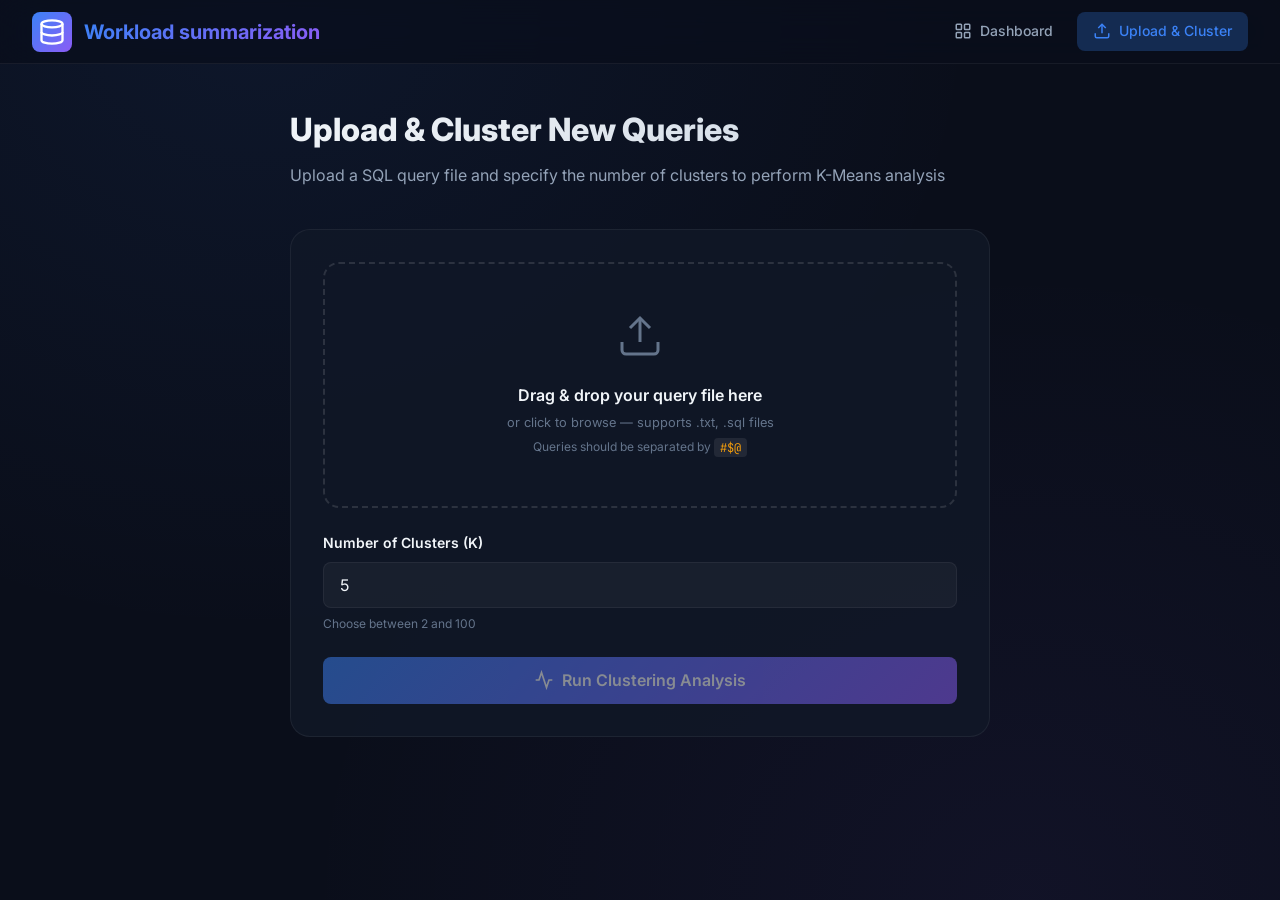
<file: templates/upload.html>
<!DOCTYPE html>
<html lang="en">
<head>
    <meta charset="UTF-8">
    <meta name="viewport" content="width=device-width, initial-scale=1.0">
    <title>Upload & Cluster — Workload summarization</title>
    <meta name="description" content="Upload SQL query files and perform K-Means clustering analysis">
    <link rel="preconnect" href="https://fonts.googleapis.com">
    <link rel="preconnect" href="https://fonts.gstatic.com" crossorigin>
    <link href="https://fonts.googleapis.com/css2?family=Inter:wght@300;400;500;600;700;800&family=JetBrains+Mono:wght@400;500&display=swap" rel="stylesheet">
    <link rel="stylesheet" href="/static/css/styles.css">
</head>
<body>
    <!-- Navigation -->
    <nav class="navbar" id="navbar">
        <div class="nav-brand">
            <div class="brand-icon">
                <svg width="28" height="28" viewBox="0 0 24 24" fill="none" stroke="currentColor" stroke-width="2">
                    <ellipse cx="12" cy="5" rx="9" ry="3"/>
                    <path d="M21 12c0 1.66-4 3-9 3s-9-1.34-9-3"/>
                    <path d="M3 5v14c0 1.66 4 3 9 3s9-1.34 9-3V5"/>
                </svg>
            </div>
            <span class="brand-text">Workload summarization</span>
        </div>
        <div class="nav-links">
            <a href="/" class="nav-link" id="nav-dashboard">
                <svg width="18" height="18" viewBox="0 0 24 24" fill="none" stroke="currentColor" stroke-width="2"><rect x="3" y="3" width="7" height="7" rx="1"/><rect x="14" y="3" width="7" height="7" rx="1"/><rect x="3" y="14" width="7" height="7" rx="1"/><rect x="14" y="14" width="7" height="7" rx="1"/></svg>
                Dashboard
            </a>
            <a href="/upload" class="nav-link active" id="nav-upload">
                <svg width="18" height="18" viewBox="0 0 24 24" fill="none" stroke="currentColor" stroke-width="2"><path d="M21 15v4a2 2 0 01-2 2H5a2 2 0 01-2-2v-4"/><polyline points="17 8 12 3 7 8"/><line x1="12" y1="3" x2="12" y2="15"/></svg>
                Upload & Cluster
            </a>
        </div>
    </nav>

    <main class="main-content">
        <div class="upload-page">
            <section class="hero-section">
                <h1 class="page-title">Upload & Cluster New Queries</h1>
                <p class="page-subtitle">Upload a SQL query file and specify the number of clusters to perform K-Means analysis</p>
            </section>

            <!-- Upload Form -->
            <section class="upload-section">
                <div class="upload-card">
                    <form id="upload-form" enctype="multipart/form-data">
                        <!-- Dropzone -->
                        <div class="dropzone" id="dropzone">
                            <div class="dropzone-content">
                                <svg width="48" height="48" viewBox="0 0 24 24" fill="none" stroke="currentColor" stroke-width="1.5" class="dropzone-icon">
                                    <path d="M21 15v4a2 2 0 01-2 2H5a2 2 0 01-2-2v-4"/>
                                    <polyline points="17 8 12 3 7 8"/>
                                    <line x1="12" y1="3" x2="12" y2="15"/>
                                </svg>
                                <p class="dropzone-text">Drag & drop your query file here</p>
                                <p class="dropzone-hint">or click to browse — supports .txt, .sql files</p>
                                <p class="dropzone-hint" style="margin-top:4px;font-size:0.75rem;">Queries should be separated by <code>#$@</code></p>
                            </div>
                            <input type="file" id="file-input" name="file" accept=".txt,.sql" hidden>
                        </div>

                        <!-- File info -->
                        <div class="file-info" id="file-info" style="display: none;">
                            <svg width="20" height="20" viewBox="0 0 24 24" fill="none" stroke="currentColor" stroke-width="2"><path d="M14 2H6a2 2 0 00-2 2v16a2 2 0 002 2h12a2 2 0 002-2V8z"/><polyline points="14 2 14 8 20 8"/></svg>
                            <span id="file-name"></span>
                            <button type="button" class="file-remove" id="file-remove">
                                <svg width="16" height="16" viewBox="0 0 24 24" fill="none" stroke="currentColor" stroke-width="2"><line x1="18" y1="6" x2="6" y2="18"/><line x1="6" y1="6" x2="18" y2="18"/></svg>
                            </button>
                        </div>

                        <!-- K Value Input -->
                        <div class="form-group">
                            <label for="k-value" class="form-label">Number of Clusters (K)</label>
                            <div class="input-wrapper">
                                <input type="number" id="k-value" name="k" min="2" max="100" value="5" class="form-input" required>
                                <span class="input-hint">Choose between 2 and 100</span>
                            </div>
                        </div>

                        <!-- Submit -->
                        <button type="submit" class="btn btn--primary btn--large btn--full" id="btn-submit" disabled>
                            <svg width="20" height="20" viewBox="0 0 24 24" fill="none" stroke="currentColor" stroke-width="2"><polyline points="22 12 18 12 15 21 9 3 6 12 2 12"/></svg>
                            Run Clustering Analysis
                        </button>
                    </form>
                </div>
            </section>

            <!-- Processing Indicator -->
            <div class="processing" id="processing" style="display: none;">
                <div class="loader-ring"><div></div><div></div><div></div><div></div></div>
                <p class="processing-text">Processing queries... This may take a moment.</p>
                <div class="progress-bar-wrap">
                    <div class="progress-bar" id="progress-bar"></div>
                </div>
            </div>

            <!-- Results Section (hidden until results come back) -->
            <section class="results-section" id="results-section" style="display: none;">
                <h2 class="section-title">
                    <svg width="22" height="22" viewBox="0 0 24 24" fill="none" stroke="currentColor" stroke-width="2"><polyline points="22 12 18 12 15 21 9 3 6 12 2 12"/></svg>
                    Clustering Results
                </h2>

                <!-- Stats -->
                <div class="stats-grid stats-grid--small">
                    <div class="stat-card stat-card--primary">
                        <div class="stat-value" id="res-total-queries">—</div>
                        <div class="stat-label">Total Queries</div>
                    </div>
                    <div class="stat-card stat-card--accent">
                        <div class="stat-value" id="res-k">—</div>
                        <div class="stat-label">K Value</div>
                    </div>
                    <div class="stat-card stat-card--success">
                        <div class="stat-value" id="res-compression">—</div>
                        <div class="stat-label">Compression</div>
                    </div>
                    <div class="stat-card stat-card--info">
                        <div class="stat-value" id="res-avg-cluster">—</div>
                        <div class="stat-label">Avg Cluster Size</div>
                    </div>
                </div>

                <!-- Cluster list -->
                <div class="cluster-list" id="upload-cluster-list">
                    <!-- Populated by JS -->
                </div>
            </section>
        </div>
    </main>

    <!-- Modal for viewing cluster queries -->
    <div class="modal-overlay" id="modal-overlay">
        <div class="modal" id="query-modal">
            <div class="modal-header">
                <h3 class="modal-title" id="modal-title">Cluster Queries</h3>
                <button class="modal-close" id="modal-close">
                    <svg width="20" height="20" viewBox="0 0 24 24" fill="none" stroke="currentColor" stroke-width="2"><line x1="18" y1="6" x2="6" y2="18"/><line x1="6" y1="6" x2="18" y2="18"/></svg>
                </button>
            </div>
            <div class="modal-body" id="modal-body">
            </div>
        </div>
    </div>

    <script src="/static/js/upload.js"></script>
</body>
</html>
</file>
<file: static/css/styles.css>
/* ═══════════════════════════════════════════════════════════════
   WorkloadViz — Premium Dark Theme
   ═══════════════════════════════════════════════════════════════ */

:root {
    /* Colors */
    --bg-primary: #0a0e1a;
    --bg-secondary: #111827;
    --bg-card: rgba(17, 24, 39, 0.85);
    --bg-card-hover: rgba(30, 41, 59, 0.95);
    --bg-glass: rgba(255, 255, 255, 0.04);
    --bg-glass-hover: rgba(255, 255, 255, 0.08);

    --text-primary: #f1f5f9;
    --text-secondary: #94a3b8;
    --text-muted: #64748b;

    --accent-blue: #3b82f6;
    --accent-blue-glow: rgba(59, 130, 246, 0.25);
    --accent-purple: #8b5cf6;
    --accent-purple-glow: rgba(139, 92, 246, 0.25);
    --accent-emerald: #10b981;
    --accent-emerald-glow: rgba(16, 185, 129, 0.25);
    --accent-amber: #f59e0b;
    --accent-amber-glow: rgba(245, 158, 11, 0.25);
    --accent-rose: #f43f5e;

    --border-color: rgba(255, 255, 255, 0.06);
    --border-color-hover: rgba(255, 255, 255, 0.12);

    /* Typography */
    --font-sans: 'Inter', -apple-system, BlinkMacSystemFont, sans-serif;
    --font-mono: 'JetBrains Mono', 'Fira Code', monospace;

    /* Spacing */
    --nav-height: 64px;
    --container-max: 1280px;
    --radius-sm: 8px;
    --radius-md: 12px;
    --radius-lg: 16px;
    --radius-xl: 20px;

    /* Transitions */
    --transition-fast: 150ms ease;
    --transition-normal: 250ms ease;
    --transition-slow: 400ms cubic-bezier(0.16, 1, 0.3, 1);
}

/* ─── Reset ─── */
*, *::before, *::after {
    margin: 0;
    padding: 0;
    box-sizing: border-box;
}

html {
    scroll-behavior: smooth;
}

body {
    font-family: var(--font-sans);
    background: var(--bg-primary);
    color: var(--text-primary);
    line-height: 1.6;
    min-height: 100vh;
    overflow-x: hidden;
    background-image:
        radial-gradient(ellipse at 20% 0%, rgba(59, 130, 246, 0.08) 0%, transparent 50%),
        radial-gradient(ellipse at 80% 100%, rgba(139, 92, 246, 0.06) 0%, transparent 50%);
}

/* ─── Navbar ─── */
.navbar {
    position: fixed;
    top: 0;
    left: 0;
    right: 0;
    height: var(--nav-height);
    display: flex;
    align-items: center;
    justify-content: space-between;
    padding: 0 2rem;
    background: rgba(10, 14, 26, 0.75);
    backdrop-filter: blur(20px) saturate(1.5);
    -webkit-backdrop-filter: blur(20px) saturate(1.5);
    border-bottom: 1px solid var(--border-color);
    z-index: 100;
}

.nav-brand {
    display: flex;
    align-items: center;
    gap: 0.75rem;
}

.brand-icon {
    width: 40px;
    height: 40px;
    border-radius: var(--radius-sm);
    background: linear-gradient(135deg, var(--accent-blue), var(--accent-purple));
    display: flex;
    align-items: center;
    justify-content: center;
    color: white;
}

.brand-text {
    font-size: 1.25rem;
    font-weight: 700;
    background: linear-gradient(135deg, var(--accent-blue), var(--accent-purple));
    -webkit-background-clip: text;
    -webkit-text-fill-color: transparent;
    background-clip: text;
}

.nav-links {
    display: flex;
    gap: 0.5rem;
}

.nav-link {
    display: flex;
    align-items: center;
    gap: 0.5rem;
    padding: 0.5rem 1rem;
    border-radius: var(--radius-sm);
    color: var(--text-secondary);
    text-decoration: none;
    font-size: 0.875rem;
    font-weight: 500;
    transition: all var(--transition-fast);
}

.nav-link:hover {
    color: var(--text-primary);
    background: var(--bg-glass-hover);
}

.nav-link.active {
    color: var(--accent-blue);
    background: var(--accent-blue-glow);
}

/* ─── Main Content ─── */
.main-content {
    padding-top: var(--nav-height);
    max-width: var(--container-max);
    margin: 0 auto;
    padding-left: 2rem;
    padding-right: 2rem;
    padding-bottom: 4rem;
}

/* ─── Loading ─── */
.loading-screen {
    display: flex;
    flex-direction: column;
    align-items: center;
    justify-content: center;
    min-height: 60vh;
    gap: 1.5rem;
}

.loader-ring {
    display: inline-block;
    position: relative;
    width: 48px;
    height: 48px;
}

.loader-ring div {
    box-sizing: border-box;
    display: block;
    position: absolute;
    width: 40px;
    height: 40px;
    margin: 4px;
    border: 3px solid transparent;
    border-radius: 50%;
    animation: loader-ring 1.2s cubic-bezier(0.5, 0, 0.5, 1) infinite;
    border-top-color: var(--accent-blue);
}

.loader-ring div:nth-child(1) { animation-delay: -0.45s; }
.loader-ring div:nth-child(2) { animation-delay: -0.3s; }
.loader-ring div:nth-child(3) { animation-delay: -0.15s; }

@keyframes loader-ring {
    0% { transform: rotate(0deg); }
    100% { transform: rotate(360deg); }
}

.loading-text {
    color: var(--text-secondary);
    font-size: 0.95rem;
}

/* ─── Hero Section ─── */
.hero-section {
    padding-top: 2.5rem;
    margin-bottom: 2.5rem;
}

.page-title {
    font-size: 2rem;
    font-weight: 800;
    margin-bottom: 0.5rem;
    background: linear-gradient(135deg, #f1f5f9, #cbd5e1);
    -webkit-background-clip: text;
    -webkit-text-fill-color: transparent;
    background-clip: text;
}

.page-subtitle {
    color: var(--text-secondary);
    font-size: 1rem;
    margin-bottom: 2rem;
}

/* ─── Stats Grid ─── */
.stats-grid {
    display: grid;
    grid-template-columns: repeat(auto-fit, minmax(220px, 1fr));
    gap: 1rem;
}

.stats-grid--small {
    margin-bottom: 2rem;
}

.stat-card {
    background: var(--bg-card);
    border: 1px solid var(--border-color);
    border-radius: var(--radius-lg);
    padding: 1.5rem;
    position: relative;
    overflow: hidden;
    transition: all var(--transition-normal);
    backdrop-filter: blur(12px);
}

.stat-card::before {
    content: '';
    position: absolute;
    top: 0;
    left: 0;
    right: 0;
    height: 3px;
    border-radius: var(--radius-lg) var(--radius-lg) 0 0;
}

.stat-card:hover {
    transform: translateY(-4px);
    border-color: var(--border-color-hover);
    box-shadow: 0 20px 40px rgba(0, 0, 0, 0.3);
}

.stat-card--primary::before { background: linear-gradient(90deg, var(--accent-blue), var(--accent-purple)); }
.stat-card--accent::before { background: linear-gradient(90deg, var(--accent-purple), var(--accent-rose)); }
.stat-card--success::before { background: linear-gradient(90deg, var(--accent-emerald), var(--accent-blue)); }
.stat-card--info::before { background: linear-gradient(90deg, var(--accent-amber), var(--accent-emerald)); }

.stat-card--primary:hover { box-shadow: 0 20px 40px var(--accent-blue-glow); }
.stat-card--accent:hover { box-shadow: 0 20px 40px var(--accent-purple-glow); }
.stat-card--success:hover { box-shadow: 0 20px 40px var(--accent-emerald-glow); }
.stat-card--info:hover { box-shadow: 0 20px 40px var(--accent-amber-glow); }

.stat-icon {
    color: var(--text-muted);
    margin-bottom: 1rem;
}

.stat-value {
    font-size: 2rem;
    font-weight: 800;
    line-height: 1;
    margin-bottom: 0.25rem;
    font-variant-numeric: tabular-nums;
}

.stat-label {
    font-size: 0.8rem;
    color: var(--text-secondary);
    text-transform: uppercase;
    letter-spacing: 0.05em;
    font-weight: 600;
}

/* ─── Viz Section ─── */
.viz-section {
    margin-bottom: 3rem;
}

.section-title {
    display: flex;
    align-items: center;
    gap: 0.75rem;
    font-size: 1.35rem;
    font-weight: 700;
    margin-bottom: 1.5rem;
    color: var(--text-primary);
}

.section-header {
    display: flex;
    align-items: center;
    justify-content: space-between;
    margin-bottom: 1.5rem;
    flex-wrap: wrap;
    gap: 1rem;
}

.viz-grid {
    display: grid;
    grid-template-columns: repeat(2, 1fr);
    gap: 1.25rem;
}

.viz-card {
    background: var(--bg-card);
    border: 1px solid var(--border-color);
    border-radius: var(--radius-lg);
    overflow: hidden;
    transition: all var(--transition-normal);
}

.viz-card:hover {
    border-color: var(--border-color-hover);
    box-shadow: 0 12px 30px rgba(0, 0, 0, 0.2);
}

.viz-card--wide {
    grid-column: 1 / -1;
}

.viz-card-header {
    display: flex;
    align-items: center;
    justify-content: space-between;
    padding: 1rem 1.25rem;
    border-bottom: 1px solid var(--border-color);
}

.viz-card-header h3 {
    font-size: 0.95rem;
    font-weight: 600;
}

.viz-badge {
    font-size: 0.7rem;
    padding: 0.25rem 0.6rem;
    border-radius: 999px;
    background: var(--accent-blue-glow);
    color: var(--accent-blue);
    font-weight: 600;
    text-transform: uppercase;
    letter-spacing: 0.03em;
}

.viz-card-body {
    padding: 1rem;
    display: flex;
    align-items: center;
    justify-content: center;
}

.viz-image {
    width: 100%;
    max-height: 400px;
    object-fit: contain;
    border-radius: var(--radius-sm);
}

/* ─── Cluster Section ─── */
.clusters-section {
    margin-bottom: 3rem;
}

.cluster-list {
    display: grid;
    grid-template-columns: repeat(auto-fill, minmax(340px, 1fr));
    gap: 1rem;
    animation: fadeIn 0.4s ease;
}

@keyframes fadeIn {
    from { opacity: 0; transform: translateY(12px); }
    to { opacity: 1; transform: translateY(0); }
}

.cluster-card {
    background: var(--bg-card);
    border: 1px solid var(--border-color);
    border-radius: var(--radius-md);
    padding: 1.25rem;
    cursor: pointer;
    transition: all var(--transition-normal);
    position: relative;
    overflow: hidden;
}

.cluster-card::after {
    content: '';
    position: absolute;
    inset: 0;
    border-radius: var(--radius-md);
    opacity: 0;
    transition: opacity var(--transition-normal);
    background: linear-gradient(135deg, var(--accent-blue-glow), var(--accent-purple-glow));
    pointer-events: none;
}

.cluster-card:hover {
    border-color: var(--accent-blue);
    transform: translateY(-2px);
    box-shadow: 0 12px 30px rgba(59, 130, 246, 0.15);
}

.cluster-card:hover::after {
    opacity: 1;
}

.cluster-card-header {
    display: flex;
    align-items: center;
    justify-content: space-between;
    margin-bottom: 0.75rem;
    position: relative;
    z-index: 1;
}

.cluster-id {
    font-size: 0.75rem;
    font-weight: 700;
    color: var(--accent-blue);
    background: var(--accent-blue-glow);
    padding: 0.2rem 0.6rem;
    border-radius: 999px;
    text-transform: uppercase;
    letter-spacing: 0.05em;
}

.cluster-count {
    font-size: 0.8rem;
    color: var(--text-secondary);
    font-weight: 600;
}

.cluster-center-query {
    font-family: var(--font-mono);
    font-size: 0.78rem;
    color: var(--text-secondary);
    line-height: 1.5;
    word-break: break-all;
    max-height: 60px;
    overflow: hidden;
    display: -webkit-box;
    -webkit-line-clamp: 3;
    -webkit-box-orient: vertical;
    position: relative;
    z-index: 1;
}

.cluster-card-footer {
    display: flex;
    align-items: center;
    gap: 0.4rem;
    margin-top: 0.75rem;
    color: var(--accent-blue);
    font-size: 0.78rem;
    font-weight: 600;
    position: relative;
    z-index: 1;
}

/* ─── Buttons ─── */
.btn {
    display: inline-flex;
    align-items: center;
    gap: 0.5rem;
    padding: 0.6rem 1.25rem;
    border: none;
    border-radius: var(--radius-sm);
    font-family: var(--font-sans);
    font-size: 0.875rem;
    font-weight: 600;
    cursor: pointer;
    transition: all var(--transition-fast);
    text-decoration: none;
}

.btn--primary {
    background: linear-gradient(135deg, var(--accent-blue), var(--accent-purple));
    color: white;
    box-shadow: 0 4px 15px var(--accent-blue-glow);
}

.btn--primary:hover {
    box-shadow: 0 8px 25px var(--accent-blue-glow);
    transform: translateY(-2px);
}

.btn--primary:active {
    transform: translateY(0);
}

.btn--primary:disabled {
    opacity: 0.5;
    cursor: not-allowed;
    transform: none;
    box-shadow: none;
}

.btn--large {
    padding: 0.85rem 1.75rem;
    font-size: 1rem;
}

.btn--full {
    width: 100%;
    justify-content: center;
}

/* ─── Modal ─── */
.modal-overlay {
    position: fixed;
    inset: 0;
    background: rgba(0, 0, 0, 0.7);
    backdrop-filter: blur(8px);
    z-index: 200;
    display: none;
    align-items: center;
    justify-content: center;
    padding: 2rem;
}

.modal-overlay.active {
    display: flex;
    animation: fadeIn 0.25s ease;
}

.modal {
    background: var(--bg-secondary);
    border: 1px solid var(--border-color);
    border-radius: var(--radius-xl);
    max-width: 720px;
    width: 100%;
    max-height: 80vh;
    overflow: hidden;
    display: flex;
    flex-direction: column;
    box-shadow: 0 25px 60px rgba(0, 0, 0, 0.5);
}

.modal-header {
    display: flex;
    align-items: center;
    justify-content: space-between;
    padding: 1.25rem 1.5rem;
    border-bottom: 1px solid var(--border-color);
}

.modal-title {
    font-size: 1.1rem;
    font-weight: 700;
}

.modal-close {
    width: 36px;
    height: 36px;
    display: flex;
    align-items: center;
    justify-content: center;
    border-radius: var(--radius-sm);
    border: none;
    background: var(--bg-glass);
    color: var(--text-secondary);
    cursor: pointer;
    transition: all var(--transition-fast);
}

.modal-close:hover {
    background: var(--bg-glass-hover);
    color: var(--text-primary);
}

.modal-body {
    padding: 1.5rem;
    overflow-y: auto;
    flex: 1;
}

.query-item {
    padding: 0.85rem 1rem;
    background: var(--bg-glass);
    border: 1px solid var(--border-color);
    border-radius: var(--radius-sm);
    margin-bottom: 0.5rem;
    font-family: var(--font-mono);
    font-size: 0.8rem;
    color: var(--text-secondary);
    line-height: 1.5;
    word-break: break-all;
    transition: all var(--transition-fast);
}

.query-item:hover {
    border-color: var(--accent-blue);
    background: var(--accent-blue-glow);
}

.query-index {
    display: inline-block;
    font-weight: 700;
    color: var(--accent-blue);
    margin-right: 0.5rem;
    font-size: 0.7rem;
    min-width: 1.5rem;
}

/* ─── Upload Page ─── */
.upload-page {
    max-width: 700px;
    margin: 0 auto;
}

.upload-section {
    margin-bottom: 2rem;
}

.upload-card {
    background: var(--bg-card);
    border: 1px solid var(--border-color);
    border-radius: var(--radius-xl);
    padding: 2rem;
}

.dropzone {
    border: 2px dashed var(--border-color-hover);
    border-radius: var(--radius-lg);
    padding: 3rem 2rem;
    text-align: center;
    cursor: pointer;
    transition: all var(--transition-normal);
    margin-bottom: 1.5rem;
}

.dropzone:hover,
.dropzone.dragover {
    border-color: var(--accent-blue);
    background: var(--accent-blue-glow);
}

.dropzone-icon {
    color: var(--text-muted);
    margin-bottom: 1rem;
}

.dropzone-text {
    font-size: 1rem;
    font-weight: 600;
    color: var(--text-primary);
    margin-bottom: 0.25rem;
}

.dropzone-hint {
    font-size: 0.8rem;
    color: var(--text-muted);
}

.dropzone-hint code {
    background: var(--bg-glass-hover);
    padding: 0.1rem 0.35rem;
    border-radius: 4px;
    font-family: var(--font-mono);
    color: var(--accent-amber);
    font-size: 0.75rem;
}

.file-info {
    display: flex;
    align-items: center;
    gap: 0.6rem;
    padding: 0.75rem 1rem;
    background: var(--accent-emerald-glow);
    border: 1px solid rgba(16, 185, 129, 0.2);
    border-radius: var(--radius-sm);
    margin-bottom: 1.5rem;
    color: var(--accent-emerald);
    font-size: 0.875rem;
    font-weight: 500;
}

.file-remove {
    margin-left: auto;
    background: none;
    border: none;
    color: var(--text-muted);
    cursor: pointer;
    padding: 0.2rem;
    border-radius: 4px;
    transition: all var(--transition-fast);
}

.file-remove:hover {
    color: var(--accent-rose);
    background: rgba(244, 63, 94, 0.1);
}

.form-group {
    margin-bottom: 1.5rem;
}

.form-label {
    display: block;
    font-size: 0.875rem;
    font-weight: 600;
    color: var(--text-primary);
    margin-bottom: 0.5rem;
}

.input-wrapper {
    display: flex;
    flex-direction: column;
    gap: 0.35rem;
}

.form-input {
    width: 100%;
    padding: 0.75rem 1rem;
    background: var(--bg-glass);
    border: 1px solid var(--border-color);
    border-radius: var(--radius-sm);
    color: var(--text-primary);
    font-family: var(--font-sans);
    font-size: 1rem;
    transition: all var(--transition-fast);
}

.form-input:focus {
    outline: none;
    border-color: var(--accent-blue);
    box-shadow: 0 0 0 3px var(--accent-blue-glow);
}

.input-hint {
    font-size: 0.75rem;
    color: var(--text-muted);
}

/* Processing */
.processing {
    text-align: center;
    padding: 2rem 0;
}

.processing-text {
    color: var(--text-secondary);
    margin-bottom: 1rem;
}

.progress-bar-wrap {
    width: 100%;
    max-width: 400px;
    height: 4px;
    background: var(--bg-glass);
    border-radius: 999px;
    overflow: hidden;
    margin: 0 auto;
}

.progress-bar {
    width: 0%;
    height: 100%;
    background: linear-gradient(90deg, var(--accent-blue), var(--accent-purple));
    border-radius: 999px;
    transition: width 0.5s ease;
    animation: progressPulse 2s ease-in-out infinite;
}

@keyframes progressPulse {
    0%, 100% { opacity: 1; }
    50% { opacity: 0.6; }
}

/* ─── Results Section ─── */
.results-section {
    margin-top: 2rem;
    animation: fadeIn 0.5s ease;
}

/* ─── Responsive ─── */
@media (max-width: 768px) {
    .navbar {
        padding: 0 1rem;
    }

    .main-content {
        padding-left: 1rem;
        padding-right: 1rem;
    }

    .page-title {
        font-size: 1.5rem;
    }

    .stats-grid {
        grid-template-columns: repeat(2, 1fr);
    }

    .viz-grid {
        grid-template-columns: 1fr;
    }

    .cluster-list {
        grid-template-columns: 1fr;
    }

    .nav-links {
        gap: 0.25rem;
    }

    .nav-link span,
    .nav-link {
        font-size: 0.8rem;
    }

    .section-header {
        flex-direction: column;
        align-items: flex-start;
    }

    .upload-card {
        padding: 1.25rem;
    }
}

@media (max-width: 480px) {
    .stats-grid {
        grid-template-columns: 1fr;
    }
}

/* ─── Scrollbar ─── */
::-webkit-scrollbar {
    width: 6px;
}

::-webkit-scrollbar-track {
    background: transparent;
}

::-webkit-scrollbar-thumb {
    background: var(--border-color-hover);
    border-radius: 999px;
}

::-webkit-scrollbar-thumb:hover {
    background: var(--text-muted);
}
</file>
